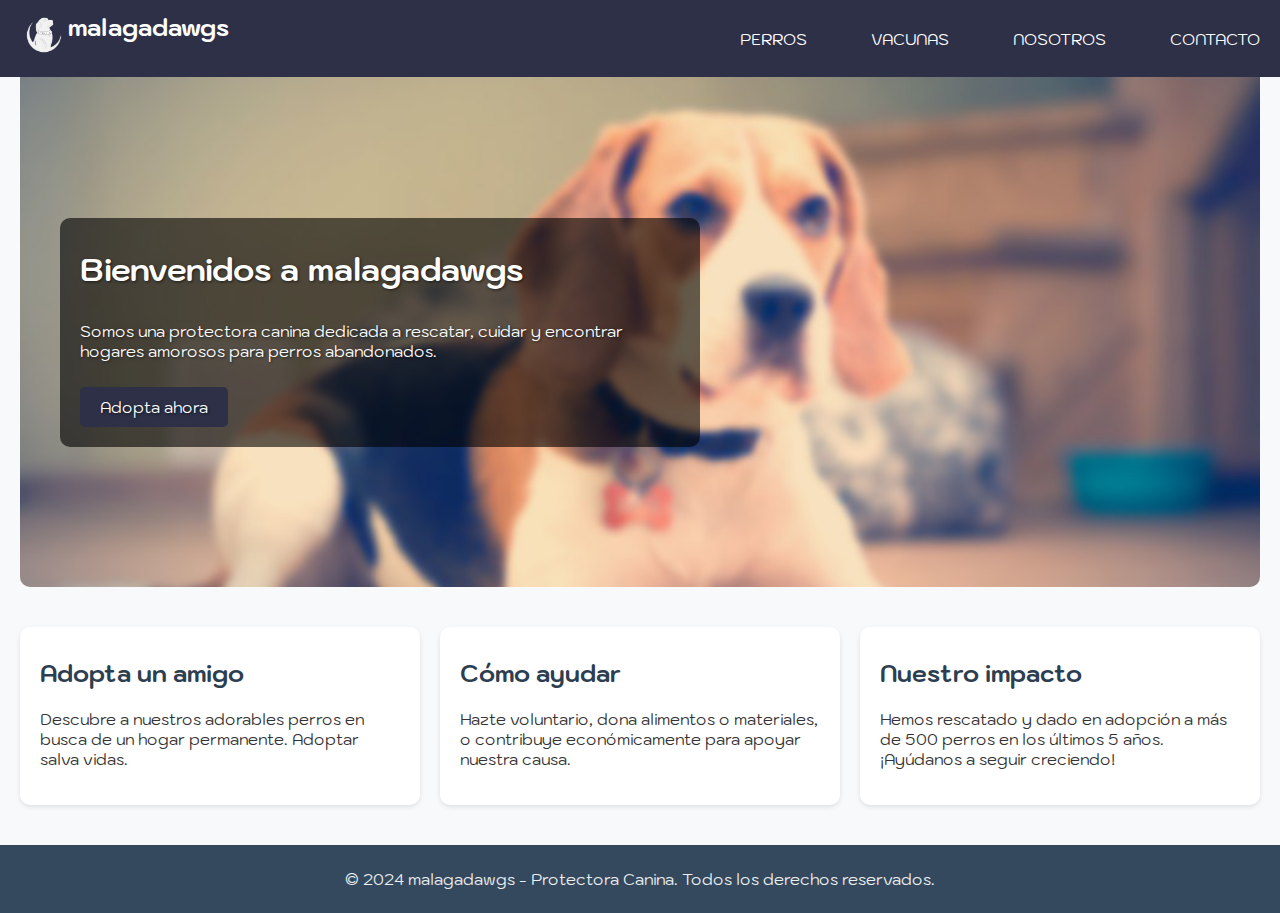
<file: index.html>
<!DOCTYPE html>
<html lang="es">
  <head>
    <meta charset="UTF-8" />
    <meta name="viewport" content="width=device-width, initial-scale=1.0" />
    <link rel="icon" href="./assets/logo.png" />
    <title>Inicio - malagadawgs</title>
    <link rel="stylesheet" href="styles.css" />
  </head>
  <body>
    <!-- MENU NAVEGACION -->
    <header>
      <div class="container">
        <nav>
          <div class="logo">
            <img src="./assets/logo.png" alt="logo" /><a href="index.html"
              >malagadawgs</a
            >
          </div>
          <a class="flecha"></a>
          <a href="perros.html" class="flecha">-></a>
          <ul class="nav-links">
            <li><a href="perros.html">PERROS</a></li>
            <li><a href="vacunas.html">VACUNAS</a></li>
            <li><a href="about.html">NOSOTROS</a></li>
            <li><a href="contacto.html">CONTACTO</a></li>
          </ul>
        </nav>
      </div>
    </header>

    <!-- BANNER/HERO -->
    <main class="container">
      <section class="banner">
        <div class="banner-content">
          <h1>Bienvenidos a malagadawgs</h1>
          <p>
            Somos una protectora canina dedicada a rescatar, cuidar y encontrar
            hogares amorosos para perros abandonados.
          </p>
          <a href="perros.html" class="boton-adopta">Adopta ahora</a>
        </div>
      </section>
      <section class="detalles">
        <div class="detalle">
          <h2>Adopta un amigo</h2>
          <p>
            Descubre a nuestros adorables perros en busca de un hogar
            permanente. Adoptar salva vidas.
          </p>
        </div>
        <div class="detalle">
          <h2>Cómo ayudar</h2>
          <p>
            Hazte voluntario, dona alimentos o materiales, o contribuye
            económicamente para apoyar nuestra causa.
          </p>
        </div>
        <div class="detalle">
          <h2>Nuestro impacto</h2>
          <p>
            Hemos rescatado y dado en adopción a más de 500 perros en los
            últimos 5 años. ¡Ayúdanos a seguir creciendo!
          </p>
        </div>
      </section>
    </main>
    <!-- FOOTER -->
    <footer>
      <div class="container">
        <p>
          &copy; 2024 malagadawgs - Protectora Canina. Todos los derechos
          reservados.
        </p>
      </div>
    </footer>
  </body>
</html>
</file>
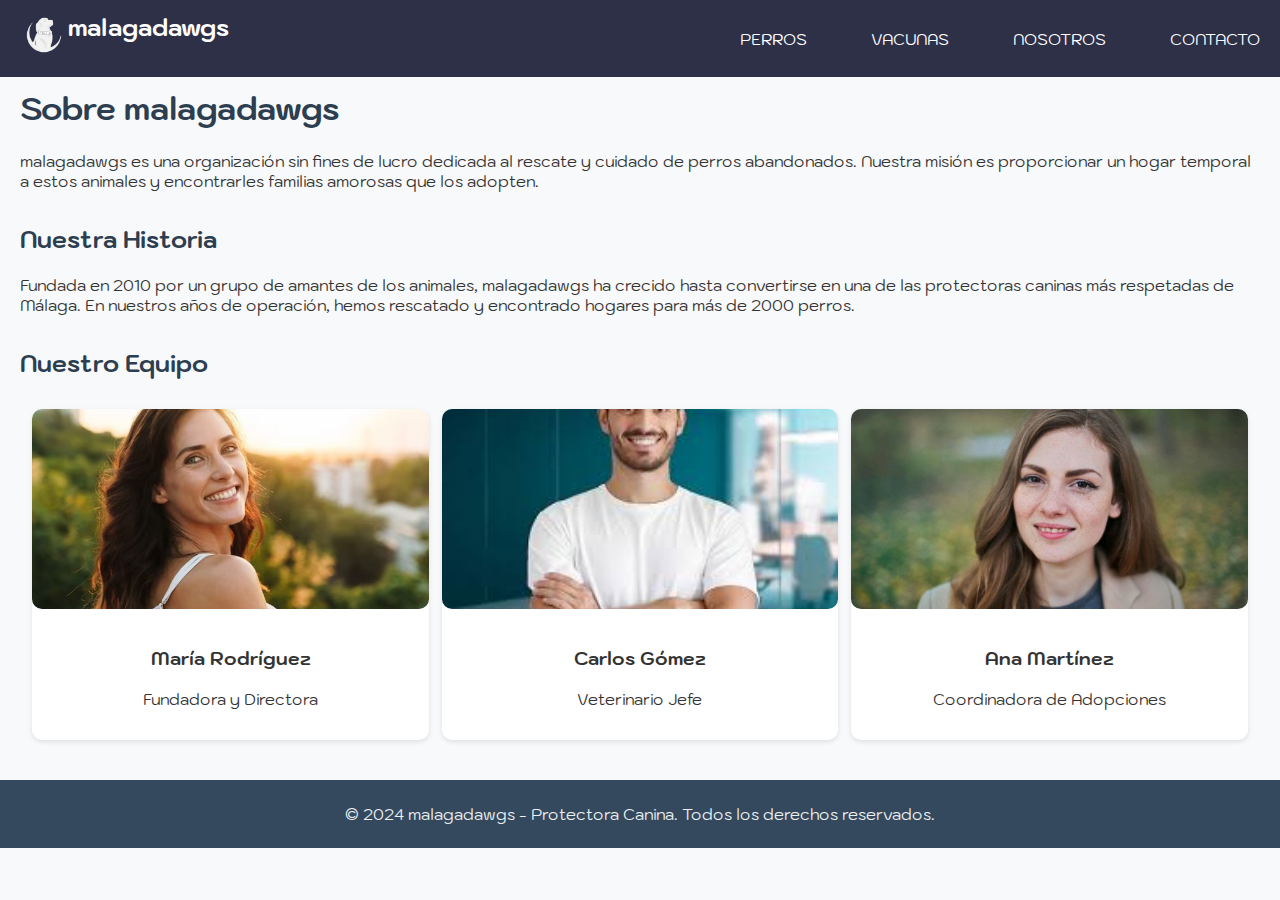
<file: about.html>
<!DOCTYPE html>
<html lang="es">
  <head>
    <meta charset="UTF-8" />
    <meta name="viewport" content="width=device-width, initial-scale=1.0" />
    <link rel="icon" href="./assets/logo.png" />
    <title>Nosotros - malagadawgs</title>
    <link rel="stylesheet" href="styles.css" />
  </head>
  <body>
    <!-- MENU NAVEGACION -->
    <header>
      <div class="container">
        <nav>
          <div class="logo">
            <img src="./assets/logo.png" alt="logo" /><a href="index.html"
              >malagadawgs</a
            >
          </div>
          <a href="vacunas.html" class="flecha"><-</a>
          <a href="contacto.html" class="flecha">-></a>
          <ul class="nav-links">
            <li><a href="perros.html">PERROS</a></li>
            <li><a href="vacunas.html">VACUNAS</a></li>
            <li><a href="about.html">NOSOTROS</a></li>
            <li><a href="contacto.html">CONTACTO</a></li>
          </ul>
        </nav>
      </div>
    </header>
    <!-- DESCRIPCION -->
    <main class="container main-about">
      <h1>Sobre malagadawgs</h1>
      <p>
        malagadawgs es una organización sin fines de lucro dedicada al rescate y
        cuidado de perros abandonados. Nuestra misión es proporcionar un hogar
        temporal a estos animales y encontrarles familias amorosas que los
        adopten.
      </p>

      <h2>Nuestra Historia</h2>
      <p>
        Fundada en 2010 por un grupo de amantes de los animales, malagadawgs ha
        crecido hasta convertirse en una de las protectoras caninas más
        respetadas de Málaga. En nuestros años de operación, hemos rescatado y
        encontrado hogares para más de 2000 perros.
      </p>

      <!-- ABOUT MIEMBROS -->
      <h2>Nuestro Equipo</h2>
      <div class="miembros">
        <div class="miembro">
          <img src="./assets/persona2.jpg" alt="María" />
          <div class="miembro-info">
            <h3>María Rodríguez</h3>
            <p>Fundadora y Directora</p>
          </div>
        </div>
        <div class="miembro">
          <img src="./assets/persona.jpg" alt="Carlos" />
          <div class="miembro-info">
            <h3>Carlos Gómez</h3>
            <p>Veterinario Jefe</p>
          </div>
        </div>
        <div class="miembro">
          <img src="./assets/persona3.jpg" alt="Ana" />
          <div class="miembro-info">
            <h3>Ana Martínez</h3>
            <p>Coordinadora de Adopciones</p>
          </div>
        </div>
      </div>
    </main>

    <!-- FOOTER -->
    <footer>
      <div class="container">
        <p>
          &copy; 2024 malagadawgs - Protectora Canina. Todos los derechos
          reservados.
        </p>
      </div>
    </footer>
  </body>
</html>
</file>
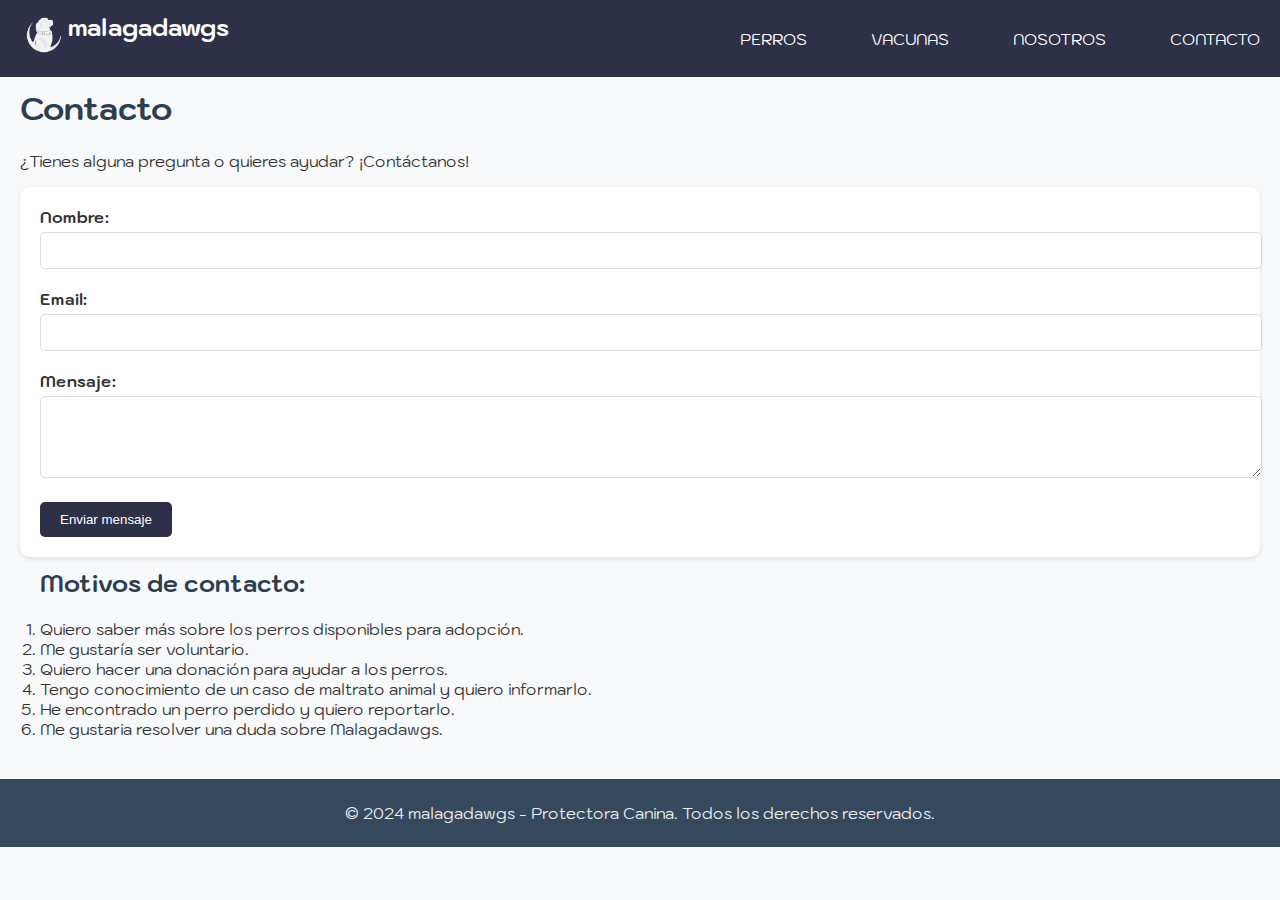
<file: contacto.html>
<!DOCTYPE html>
<html lang="es">
  <head>
    <meta charset="UTF-8" />
    <meta name="viewport" content="width=device-width, initial-scale=1.0" />
    <link rel="icon" href="./assets/logo.png" />
    <title>Contacto - malagadawgs</title>
    <link rel="stylesheet" href="styles.css" />
  </head>
  <body>
    <!-- MENU NAVEGACION -->
    <header>
      <div class="container">
        <nav>
          <div class="logo">
            <img src="./assets/logo.png" alt="logo" /><a href="index.html"
              >malagadawgs</a
            >
          </div>
          <a href="about.html" class="flecha"><-</a>
          <a class="flecha">ㅤ</a>
          <ul class="nav-links">
            <li><a href="perros.html">PERROS</a></li>
            <li><a href="vacunas.html">VACUNAS</a></li>
            <li><a href="about.html">NOSOTROS</a></li>
            <li><a href="contacto.html">CONTACTO</a></li>
          </ul>
        </nav>
      </div>
    </header>
    <!-- CONTACTO  -->
    <main class="container">
      <h1>Contacto</h1>
      <p>¿Tienes alguna pregunta o quieres ayudar? ¡Contáctanos!</p>
      <form>
        <div class="item-formulario">
          <label for="nombre">Nombre:</label>
          <input type="text" id="nombre" name="nombre" required />
        </div>
        <div class="item-formulario">
          <label for="email">Email:</label>
          <input type="email" id="email" name="email" required />
        </div>
        <div class="item-formulario">
          <label for="mensaje">Mensaje:</label>
          <textarea id="mensaje" name="mensaje" rows="4" required></textarea>
        </div>
        <button type="submit">Enviar mensaje</button>
      </form>
      <!-- LISTA ORDENADA/MOTIVOS CONTACTO -->
      <ol class="container">
        <h2>Motivos de contacto:</h2>
        <li>Quiero saber más sobre los perros disponibles para adopción.</li>
        <li>Me gustaría ser voluntario.</li>
        <li>Quiero hacer una donación para ayudar a los perros.</li>
        <li>
          Tengo conocimiento de un caso de maltrato animal y quiero informarlo.
        </li>
        <li>He encontrado un perro perdido y quiero reportarlo.</li>
        <li>Me gustaria resolver una duda sobre Malagadawgs.</li>
      </ol>
    </main>

    <!-- FOOTER -->
    <footer>
      <div class="container">
        <p>
          &copy; 2024 malagadawgs - Protectora Canina. Todos los derechos
          reservados.
        </p>
      </div>
    </footer>
  </body>
</html>
</file>
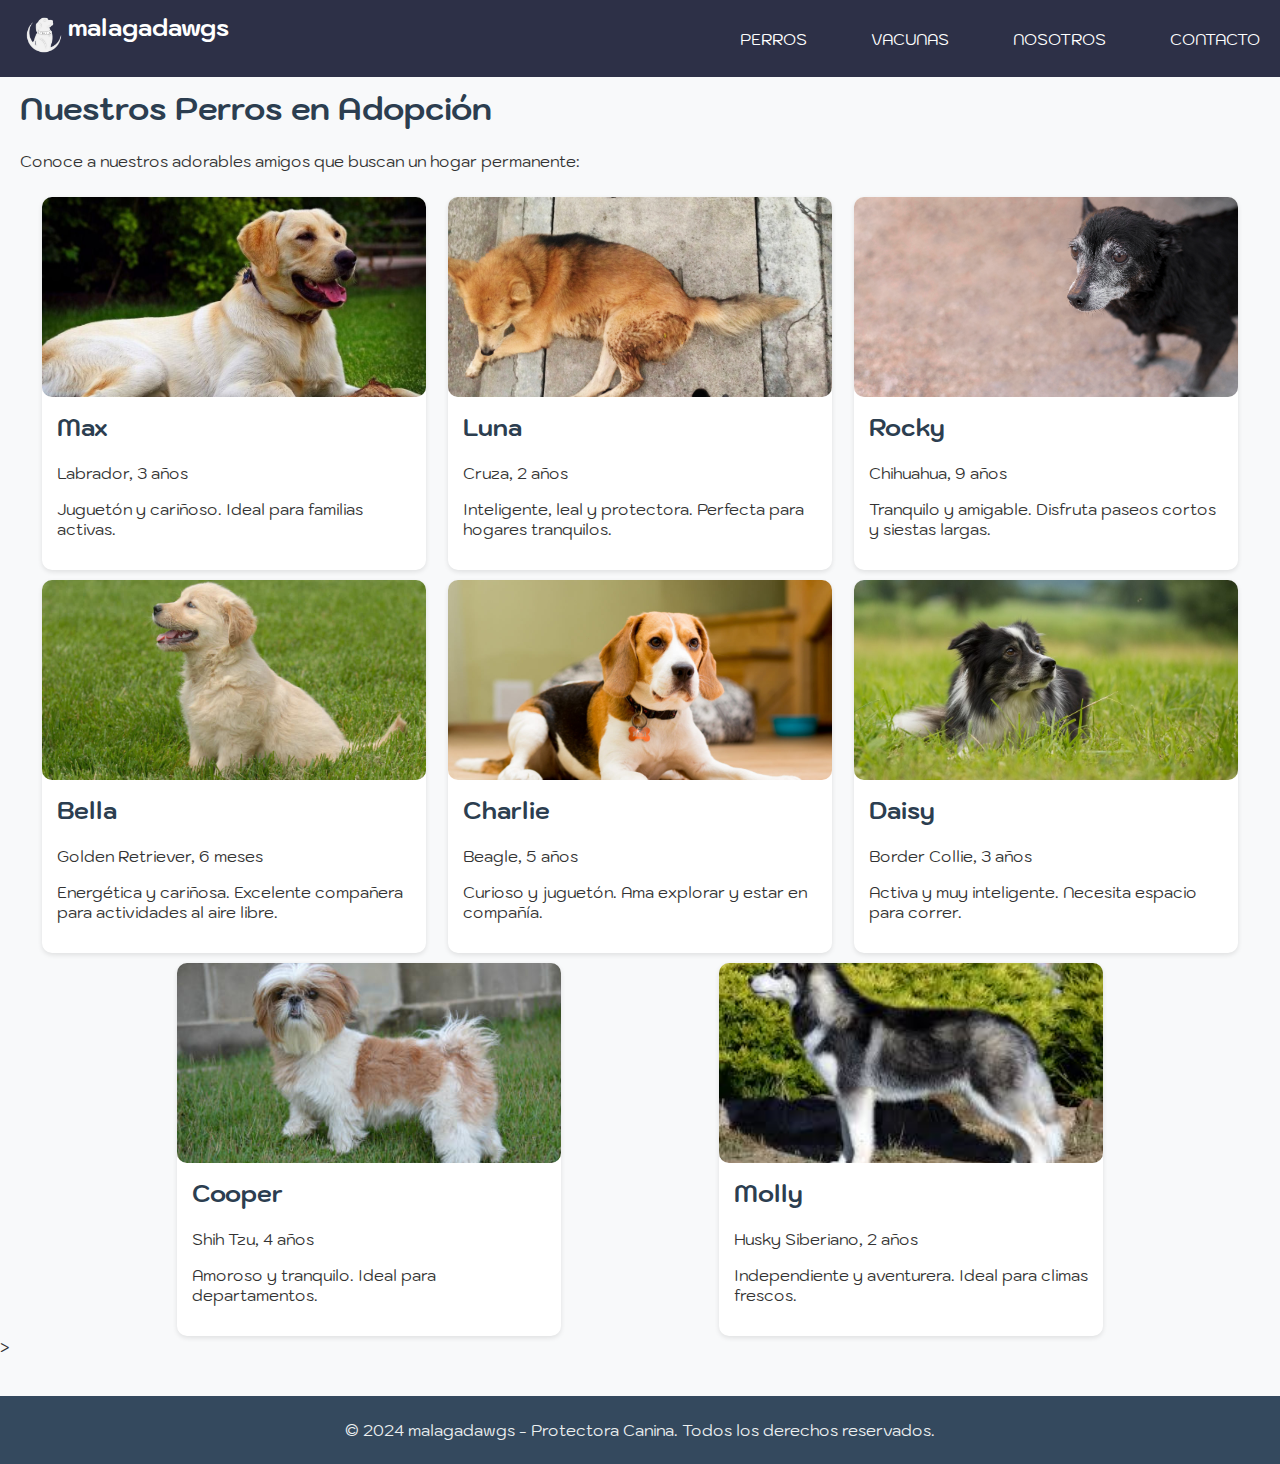
<file: perros.html>
<!DOCTYPE html>
<html lang="es">
  <head>
    <meta charset="UTF-8" />
    <meta name="viewport" content="width=device-width, initial-scale=1.0" />
    <link rel="icon" href="./assets/logo.png" />
    <title>Nuestros Perros - malagadawgs</title>
    <link rel="stylesheet" href="styles.css" />
  </head>
  <body>
    <!-- MENU NAVEGACION -->
    <header>
      <div class="container">
        <nav>
          <div class="logo">
            <img src="./assets/logo.png" alt="logo" /><a href="index.html"
              >malagadawgs</a
            >
          </div>
          <a href="index.html" class="flecha"><-</a>
          <a href="vacunas.html" class="flecha">-></a>
          <ul class="nav-links">
            <li><a href="perros.html">PERROS</a></li>
            <li><a href="vacunas.html">VACUNAS</a></li>
            <li><a href="about.html">NOSOTROS</a></li>
            <li><a href="contacto.html">CONTACTO</a></li>
          </ul>
        </nav>
      </div>
    </header>
    <!-- PERROS -->
    <main class="container">
      <h1>Nuestros Perros en Adopción</h1>
      <p>Conoce a nuestros adorables amigos que buscan un hogar permanente:</p>
      <div class="perro-flex">
        <div class="perro-card">
          <img src="./assets/perro1.jpg" alt="Max" />
          <div class="perro-info">
            <h2>Max</h2>
            <p>Labrador, 3 años</p>
            <p>Juguetón y cariñoso. Ideal para familias activas.</p>
          </div>
        </div>
        <div class="perro-card">
          <img src="./assets/perro2.jpg" alt="Luna" />
          <div class="perro-info">
            <h2>Luna</h2>
            <p>Cruza, 2 años</p>
            <p>
              Inteligente, leal y protectora. Perfecta para hogares tranquilos.
            </p>
          </div>
        </div>
        <div class="perro-card">
          <img src="./assets/perro3.jpg" alt="Rocky" />
          <div class="perro-info">
            <h2>Rocky</h2>
            <p>Chihuahua, 9 años</p>
            <p>
              Tranquilo y amigable. Disfruta paseos cortos y siestas largas.
            </p>
          </div>
        </div>
        <div class="perro-card">
          <img src="./assets/perro4.jpg" alt="Bella" />
          <div class="perro-info">
            <h2>Bella</h2>
            <p>Golden Retriever, 6 meses</p>
            <p>
              Energética y cariñosa. Excelente compañera para actividades al
              aire libre.
            </p>
          </div>
        </div>
        <div class="perro-card">
          <img src="./assets/perro5.jpg" alt="Charlie" />
          <div class="perro-info">
            <h2>Charlie</h2>
            <p>Beagle, 5 años</p>
            <p>Curioso y juguetón. Ama explorar y estar en compañía.</p>
          </div>
        </div>
        <div class="perro-card">
          <img src="./assets/perro6.jpg" alt="Daisy" />
          <div class="perro-info">
            <h2>Daisy</h2>
            <p>Border Collie, 3 años</p>
            <p>Activa y muy inteligente. Necesita espacio para correr.</p>
          </div>
        </div>
        <div class="perro-card">
          <img src="./assets/perro7.jpg" alt="Cooper" />
          <div class="perro-info">
            <h2>Cooper</h2>
            <p>Shih Tzu, 4 años</p>
            <p>Amoroso y tranquilo. Ideal para departamentos.</p>
          </div>
        </div>
        <div class="perro-card">
          <img src="./assets/perro8.jpg" alt="Molly" />
          <div class="perro-info">
            <h2>Molly</h2>
            <p>Husky Siberiano, 2 años</p>
            <p>Independiente y aventurera. Ideal para climas frescos.</p>
          </div>
        </div>
      </div>
    </main>
    >

    <!-- FOOTER -->
    <footer>
      <div class="container">
        <p>
          &copy; 2024 malagadawgs - Protectora Canina. Todos los derechos
          reservados.
        </p>
      </div>
    </footer>
  </body>
</html>
</file>
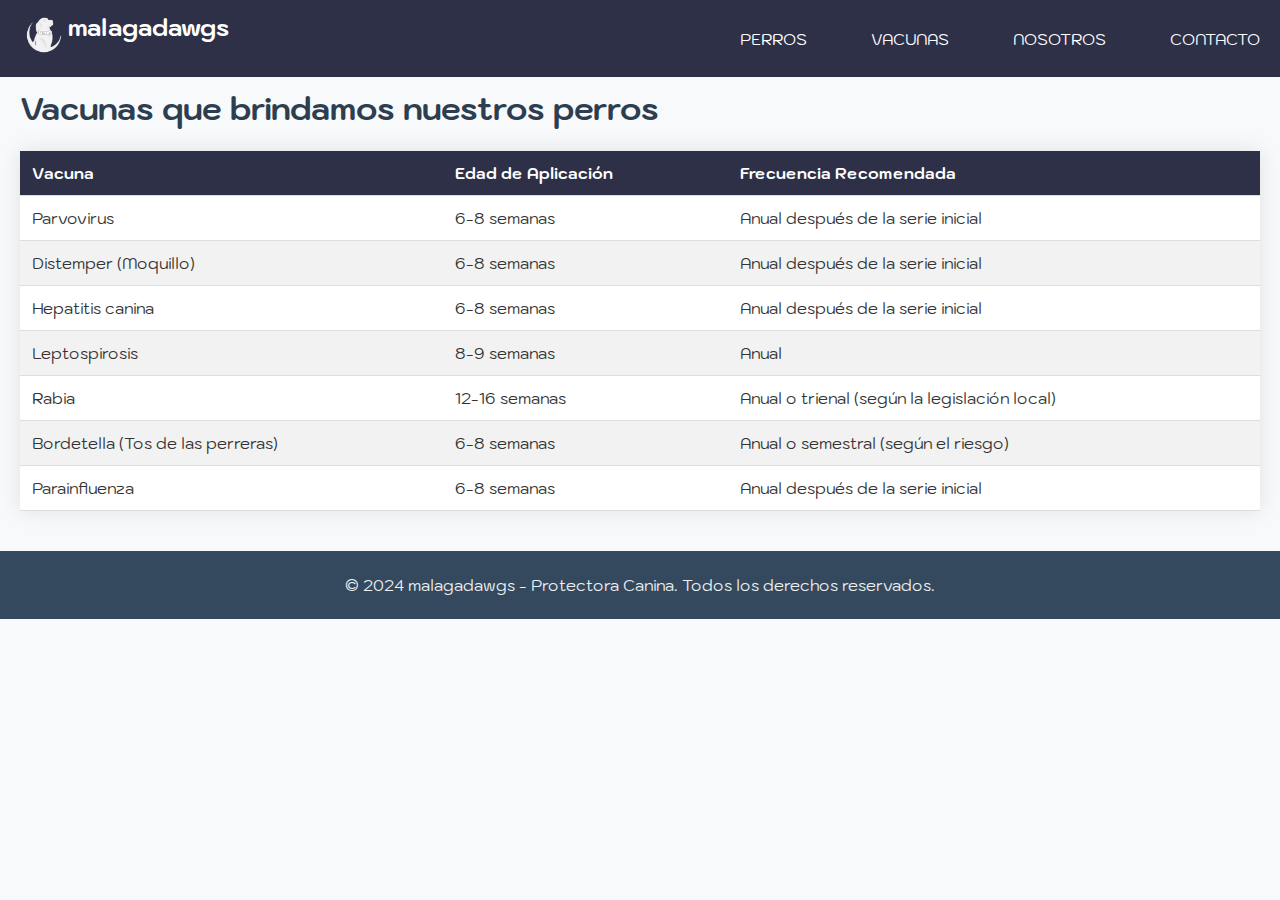
<file: vacunas.html>
<!DOCTYPE html>
<html lang="es">
  <head>
    <meta charset="UTF-8" />
    <meta name="viewport" content="width=device-width, initial-scale=1.0" />
    <link rel="icon" href="./assets/logo.png" />
    <title>Vacunas - malagadawgs</title>
    <link rel="stylesheet" href="styles.css" />
  </head>
  <body>
    <!-- MENU NAVEGACION -->
    <header>
      <div class="container">
        <nav>
          <div class="logo">
            <img src="./assets/logo.png" alt="logo" /><a href="index.html"
              >malagadawgs</a
            >
          </div>
          <a href="perros.html" class="flecha"><-</a>
          <a href="about.html" class="flecha">-></a>
          <ul class="nav-links">
            <li><a href="perros.html">PERROS</a></li>
            <li><a href="vacunas.html">VACUNAS</a></li>
            <li><a href="about.html">NOSOTROS</a></li>
            <li><a href="contacto.html">CONTACTO</a></li>
          </ul>
        </nav>
      </div>
    </header>
    <!-- VACUNAS -->
    <main class="container">
      <h1>Vacunas que brindamos nuestros perros</h1>
      <table>
        <thead>
          <tr>
            <th>Vacuna</th>
            <th>Edad de Aplicación</th>
            <th>Frecuencia Recomendada</th>
          </tr>
        </thead>
        <tbody>
          <tr>
            <td>Parvovirus</td>
            <td>6-8 semanas</td>
            <td>Anual después de la serie inicial</td>
          </tr>
          <tr>
            <td>Distemper (Moquillo)</td>
            <td>6-8 semanas</td>
            <td>Anual después de la serie inicial</td>
          </tr>
          <tr>
            <td>Hepatitis canina</td>
            <td>6-8 semanas</td>
            <td>Anual después de la serie inicial</td>
          </tr>
          <tr>
            <td>Leptospirosis</td>
            <td>8-9 semanas</td>
            <td>Anual</td>
          </tr>
          <tr>
            <td>Rabia</td>
            <td>12-16 semanas</td>
            <td>Anual o trienal (según la legislación local)</td>
          </tr>
          <tr>
            <td>Bordetella (Tos de las perreras)</td>
            <td>6-8 semanas</td>
            <td>Anual o semestral (según el riesgo)</td>
          </tr>
          <tr>
            <td>Parainfluenza</td>
            <td>6-8 semanas</td>
            <td>Anual después de la serie inicial</td>
          </tr>
        </tbody>
      </table>
    </main>
    <!-- FOOTER -->
    <footer>
      <div class="container">
        <p>
          &copy; 2024 malagadawgs - Protectora Canina. Todos los derechos
          reservados.
        </p>
      </div>
    </footer>
  </body>
</html>
</file>
<file: styles.css>
@import url("https://fonts.googleapis.com/css2?family=Kodchasan:ital,wght@0,200;0,300;0,400;0,500;0,600;0,700;1,200;1,300;1,400;1,500;1,600;1,700&display=swap");

/* ESTILOS GENERALES */
body {
  margin: 0;
  padding: 0;
  font-family: "Kodchasan", monospace, sans-serif, Geneva, Verdana;
  color: #333;
  background-color: #f8f9fa;
}

.container {
  max-width: 1300px;
  margin: 0 auto;
  padding: 0 20px;
}

/* MENU NAVEGACION */
header {
  background-color: #2d3047;
  color: #fff;
  padding: 0.7rem 0;
}

nav {
  display: flex;
  justify-content: space-between;
  align-items: center;
}

.logo {
  font-size: 1.5rem;
  font-weight: bold;
}

header .container img {
  width: 3rem;
}

.logo a {
  float: right;
  text-decoration: none;
  color: inherit;
}

.nav-links {
  list-style-type: none;
  display: flex;
  gap: 5vw;
}

.nav-links a {
  color: #fff;
  text-decoration: none;
  transition: all 0.3s ease;
}

.nav-links a:hover {
  color: #c5f3ff;
  border-bottom: 1px solid #c5f3ff;
}

/* ESTILOS INDEX */

.flecha {
  display: none;
}

.boton-adopta {
  display: inline-block;
  background-color: #2d3047;
  color: #fff;
  padding: 10px 20px;
  text-decoration: none;
  border-radius: 5px;
  transition: background-color 0.3s ease;
}

.boton-adopta:hover {
  background-color: #34495e;
}

.banner {
  display: flex;
  justify-content: space-between;
  align-items: center;
  margin-bottom: 40px;
  background-image: url("./assets/perrobanner.jpg");
  background-size: cover;
  background-position: center;
  min-height: 430px;
  padding: 40px;
  border-radius: 0 0 10px 10px;
  color: #fff;
  text-shadow: 1px 1px 3px rgba(0, 0, 0, 0.6);
}

.banner-content {
  flex: 1;
  max-width: 600px;
  background-color: rgba(0, 0, 0, 0.6);
  padding: 20px;
  border-radius: 10px;
}

.banner h1,
.banner p {
  color: #fff;
  padding-bottom: 10px;
}

main {
  padding: 40px 0;
}
.main-about h2 {
  margin-top: 2rem;
}

h1,
h2 {
  margin-top: 10px;
  color: #2c3e50;
}

.detalles {
  display: flex;
  justify-content: space-between;
  gap: 20px;
  margin-bottom: 40px;
}

.detalle {
  flex: 1;
  background-color: #fff;
  padding: 20px;
  border-radius: 10px;
  box-shadow: 0 2px 5px rgba(0, 0, 0, 0.1);
}

/* FOOTER */
footer {
  background-color: #34495e;
  color: #ecf0f1;
  text-align: center;
  padding: 0.5rem;
  margin-top: 40px;
}

/* ESTILOS DEL CONTACTO */
form {
  background-color: #fff;
  padding: 20px;
  border-radius: 10px;
  box-shadow: 0 2px 5px rgba(0, 0, 0, 0.1);
}

.item-formulario {
  margin-bottom: 20px;
}

label {
  display: block;
  margin-bottom: 5px;
  font-weight: bold;
}

input,
textarea {
  min-width: 100%;
  max-width: 100%;
  padding: 10px;
  border: 1px solid #ddd;
  border-radius: 5px;
}

button {
  background-color: #2d3047;
  color: #fff;
  padding: 10px 20px;
  border: none;
  border-radius: 5px;
  cursor: pointer;
  transition: background-color 0.3s ease;
}

button:hover {
  background-color: #34495e;
}

/* ESTILOS DE PERROS */
.perro-flex {
  display: flex;
  flex-wrap: wrap;
  justify-content: space-evenly;
}
.perro-card {
  margin-top: 10px;
  background-color: #fff;
  border-radius: 10px;
  min-width: 250px;
  box-shadow: 0 2px 5px rgba(0, 0, 0, 0.1);
  max-width: 31%;
}

.perro-card img {
  border-radius: 10px;
  width: 100%;
  height: 200px;
  object-fit: cover;
}

.perro-info {
  padding: 0 15px 15px 15px;
}

/* ESTILOS DEL ABOUT */
.miembros {
  display: flex;
  flex-wrap: wrap;
  justify-content: space-evenly;
}

.miembro {
  margin-top: 10px;
  flex-basis: 32%;
  background-color: #fff;
  border-radius: 10px;
  box-shadow: 0 2px 5px rgba(0, 0, 0, 0.1);
  text-align: center;
}

.miembro img {
  border-radius: 10px;
  width: 100%;
  height: 200px;
  object-fit: cover;
}

.miembro-info {
  padding: 15px;
}

/* ESTILOS DE VACUNAS */
table {
  width: 100%;
  border-collapse: collapse;
  margin-top: 20px;
  background-color: #fff;
  box-shadow: 0 0 20px rgba(0, 0, 0, 0.1);
}
th,
td {
  padding: 12px;
  text-align: left;
  border-bottom: 1px solid #ddd;
}
th {
  background-color: #2d3047;
  color: white;
}
tr:nth-child(2),
tr:nth-child(4),
tr:nth-child(6),
tr:nth-child(8) {
  background-color: #f2f2f2;
}
tr:hover {
  background-color: #ddd;
}

/* ESTILOS RESPONSIVE */
@media (max-width: 600px) {
  .nav-links {
    display: none;
  }
  .flecha {
    display: block;
    color: #fff;
    text-decoration: none;
    font-size: x-large;
  }

  .banner,
  .detalles {
    flex-direction: column;
  }

  .banner-content {
    padding-right: 0;
    margin-bottom: 50%;
  }

  .miembro {
    flex-basis: 100%;
  }
}
</file>
